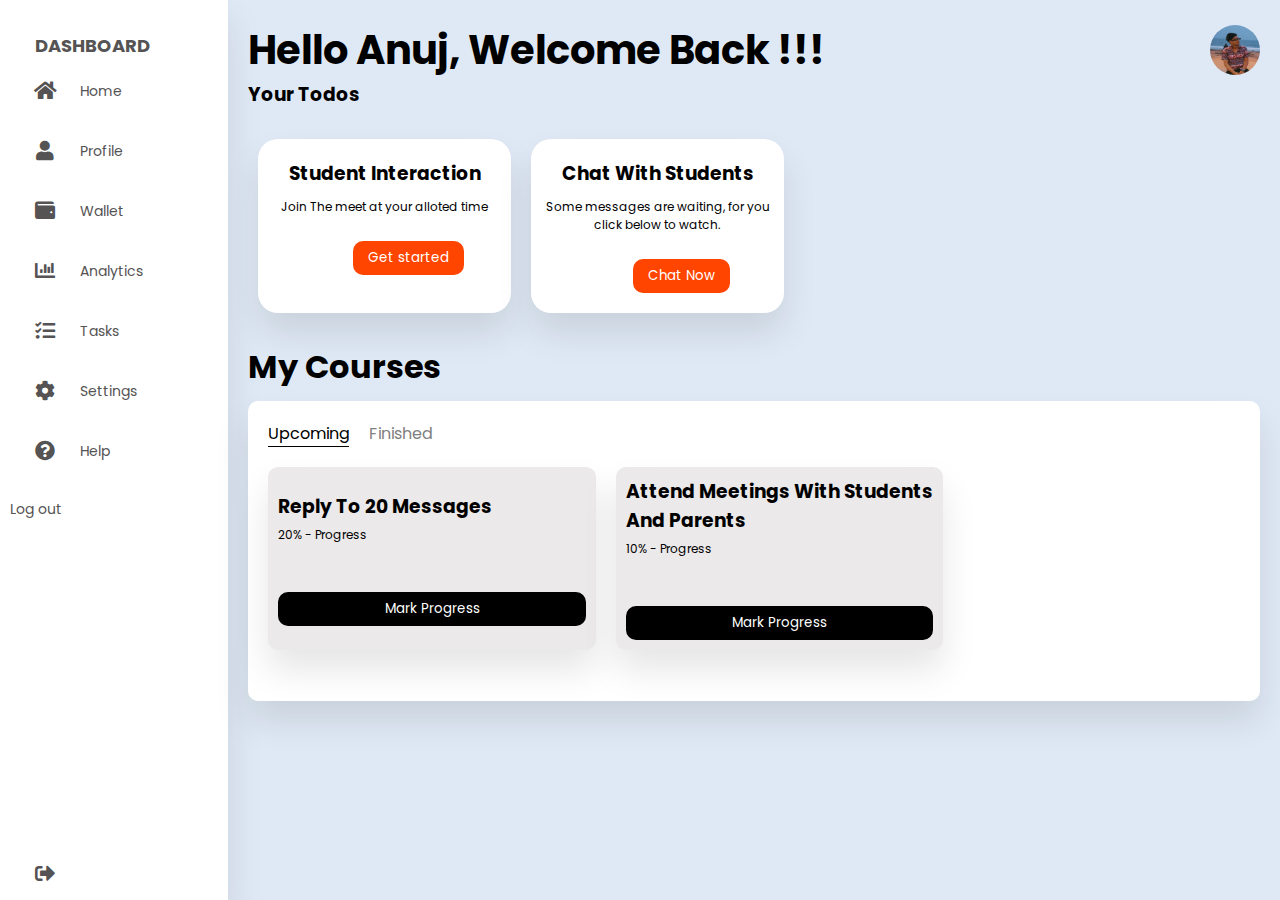
<file: anujDashBoard.html>
<span style="font-family: verdana, geneva, sans-serif;"><!DOCTYPE html>
    <html lang="en">
    <head>
      <meta charset="UTF-8" />
      <title>Dashboard | By Code Info</title>
      <link rel="stylesheet" href="anujDashBoard.css" />
      <!-- Font Awesome Cdn Link -->
      <link rel="stylesheet" href="https://cdnjs.cloudflare.com/ajax/libs/font-awesome/5.15.4/css/all.min.css"/>
    </head>
    <body>
      <div class="container">
        <nav>
          <ul>
            <li><a href="#" class="logo">
              <span class="nav-item">DashBoard</span>
            </a></li>
            <li><a href="#">
              <i class="fas fa-home"></i>
              <span class="nav-item">Home</span>
            </a></li>
            <li><a href="">
              <i class="fas fa-user"></i>
              <span class="nav-item">Profile</span>
            </a></li>
            <li><a href="">
              <i class="fas fa-wallet"></i>
              <span class="nav-item">Wallet</span>
            </a></li>
            <li><a href="">
              <i class="fas fa-chart-bar"></i>
              <span class="nav-item">Analytics</span>
            </a></li>
            <li><a href="">
              <i class="fas fa-tasks"></i>
              <span class="nav-item">Tasks</span>
            </a></li>
            <li><a href="">
              <i class="fas fa-cog"></i>
              <span class="nav-item">Settings</span>
            </a></li>
            <li><a href="">
              <i class="fas fa-question-circle"></i>
              <span class="nav-item">Help</span>
            </a></li>
            <li><a href="" class="logout">
              <i class="fas fa-sign-out-alt"></i>
              <a href="index.html"><span class="nav-item">Log out</span></a>
            </a></li>
          </ul>
        </nav>
    
        <section class="main">
            <div class="main-top">
            <h1 style="font-size: 40px;">Hello Anuj, Welcome Back !!!</h1>
            <img style="width: 50px; height: 50px; border-radius: 400px;" src="images/anuj.jpeg">
          </div>
          <h3>Your Todos</h3>
          <div class="main-skills">
            <div class="card">
              <!-- <i class="fas fa-laptop-code"></i> -->
              <h3>Student Interaction</h3>
              <p>Join The meet at your alloted time</p>
              <a href="https://muffanuj.github.io/video-meet-app/" style="text-decoration: none;"><button>Get started</button></a>
            </div>

            <div class="card">
                <!-- <i class="fas fa-laptop-code"></i> -->
                <h3>Chat with Students</h3>
                <p>Some messages are waiting, for you click below to watch.</p>
                <a href="https://dashboard.tawk.to/?lang=en#/admin/66118493a0c6737bd12905cc/overview" style="text-decoration: none;"><button>Chat Now</button></a>
              </div>


            </div>

    
          <section class="main-course">
            <h1>My courses</h1>
            <div class="course-box">
              <ul>
                <li class="active">Upcoming</li>
                <li>finished</li>
              </ul>
              <div class="course">
                <div class="box">
                  <h3>Reply to 20 messages</h3>
                  <p>20% - progress</p>
                  <button>Mark Progress</button>
                </div>
                <div class="box">
                  <h3>Attend meetings with students and parents</h3>
                  <p>10% - progress</p>
                  <button>Mark Progress</button>
                </div>
              </div>
            </div>
          </section>
        </section>
      </div>
    </body>
    </html></span>
</file>
<file: anujDashBoard.css>
/*  import google fonts */
@import url("https://fonts.googleapis.com/css2?family=Poppins:wght@400;500;600;700");
*{
  margin: 0;
  padding: 0;
  outline: none;
  border: none;
  text-decoration: none;
  box-sizing: border-box;
  font-family: "Poppins", sans-serif;
}
body{
  background: #dfe9f5;
}
.container{
  display: flex;
}
nav{
  position: relative;
  top: 0;
  bottom: 0;
  height: 100vh;
  left: 0;
  background: #fff;
  width: 280px;
  overflow: hidden;
  box-shadow: 0 20px 35px rgba(0, 0, 0, 0.1);
}
.logo{
  text-align: center;
  display: flex;
  margin: 10px 0 0 10px;
}
.logo img{
  width: 45px;
  height: 45px;
  border-radius: 50%;
}
.logo span{
  font-weight: bold;
  padding-left: 15px;
  font-size: 18px;
  text-transform: uppercase;
}
a{
  position: relative;
  color: rgb(85, 83, 83);
  font-size: 14px;
  display: table;
  width: 280px;
  padding: 10px;
}
nav .fas{
  position: relative;
  width: 70px;
  height: 40px;
  top: 14px;
  font-size: 20px;
  text-align: center;
}
.nav-item{
  position: relative;
  top: 12px;
  /* margin-left: 10px; */
}
a:hover{
  background: #eee;
}
.logout{
  position: absolute;
  bottom: 0;
}

/* Main Section */
.main{
  position: relative;
  padding: 20px;
  width: 100%;
}
.main-top{
  display: flex;
  width: 100%;
  justify-content: space-between;
  align-items: center;
}
.main-top i{
  position: absolute;
  right: 0;
  margin: 10px 30px;
  color: rgb(110, 109, 109);
  cursor: pointer;
}
.main-skills{
  display: flex;
  margin-top: 20px;
}
.main-skills .card{
  width: 25%;
  margin: 10px;
  background: #fff;
  text-align: center;
  border-radius: 20px;
  padding: 10px;
  box-shadow: 0 20px 35px rgba(0, 0, 0, 0.1);
}
.main-skills .card h3{
  margin: 10px;
  text-transform: capitalize;
}
.main-skills .card p{
  font-size: 12px;
}
.main-skills .card button{
  background: orangered;
  color: #fff;
  padding: 7px 15px;
  border-radius: 10px;
  margin-top: 15px;
  cursor: pointer;
}
.main-skills .card button:hover{
  background: rgba(223, 70, 15, 0.856);
}
.main-skills .card i{
  font-size: 22px;
  padding: 10px;
}

/* Courses */
.main-course{
  margin-top:20px ;
  text-transform: capitalize;
}
.course-box{
  width: 100%;
  height: 300px;
  padding: 10px 10px 30px 10px;
  margin-top: 10px;
  background: #fff;
  border-radius: 10px;
  box-shadow: 0 20px 35px rgba(0, 0, 0, 0.1);
}
.course-box ul{
  list-style: none;
  display: flex;
}
.course-box ul li{
  margin: 10px;
  color: gray;
  cursor: pointer;
}
.course-box ul .active{
  color: #000;
  border-bottom: 1px solid #000;
}
.course-box .course{
  display: flex;
}
.box{
  width: 33%;
  padding: 10px;
  margin: 10px;
  border-radius: 10px;
  background: rgb(235, 233, 233);
  box-shadow: 0 20px 35px rgba(0, 0, 0, 0.1);
  display: flex;
  flex-direction: column;
  justify-content: center;
}
.box p{
  font-size: 12px;
  margin-top: 5px;
}
.box button{
  background: #000;
  color: #fff;
  padding: 7px 10px;
  border-radius: 10px;
  margin-top: 3rem;
  cursor: pointer;
}
.box button:hover{
  background: rgba(0, 0, 0, 0.842);
}
.box i{
  font-size: 7rem;
  float: right;
  margin: -20px 20px 20px 0;
}
.html{
  color: rgb(25, 94, 54);
}
.css{
  color: rgb(104, 179, 35);
}
.js{
  color: rgb(28, 98, 179);
}
nav ul li a{
  list-style-type: none;
  text-decoration: none;
  border-top: none;
}
nav ul{
  list-style-type: none;

}
</file>
